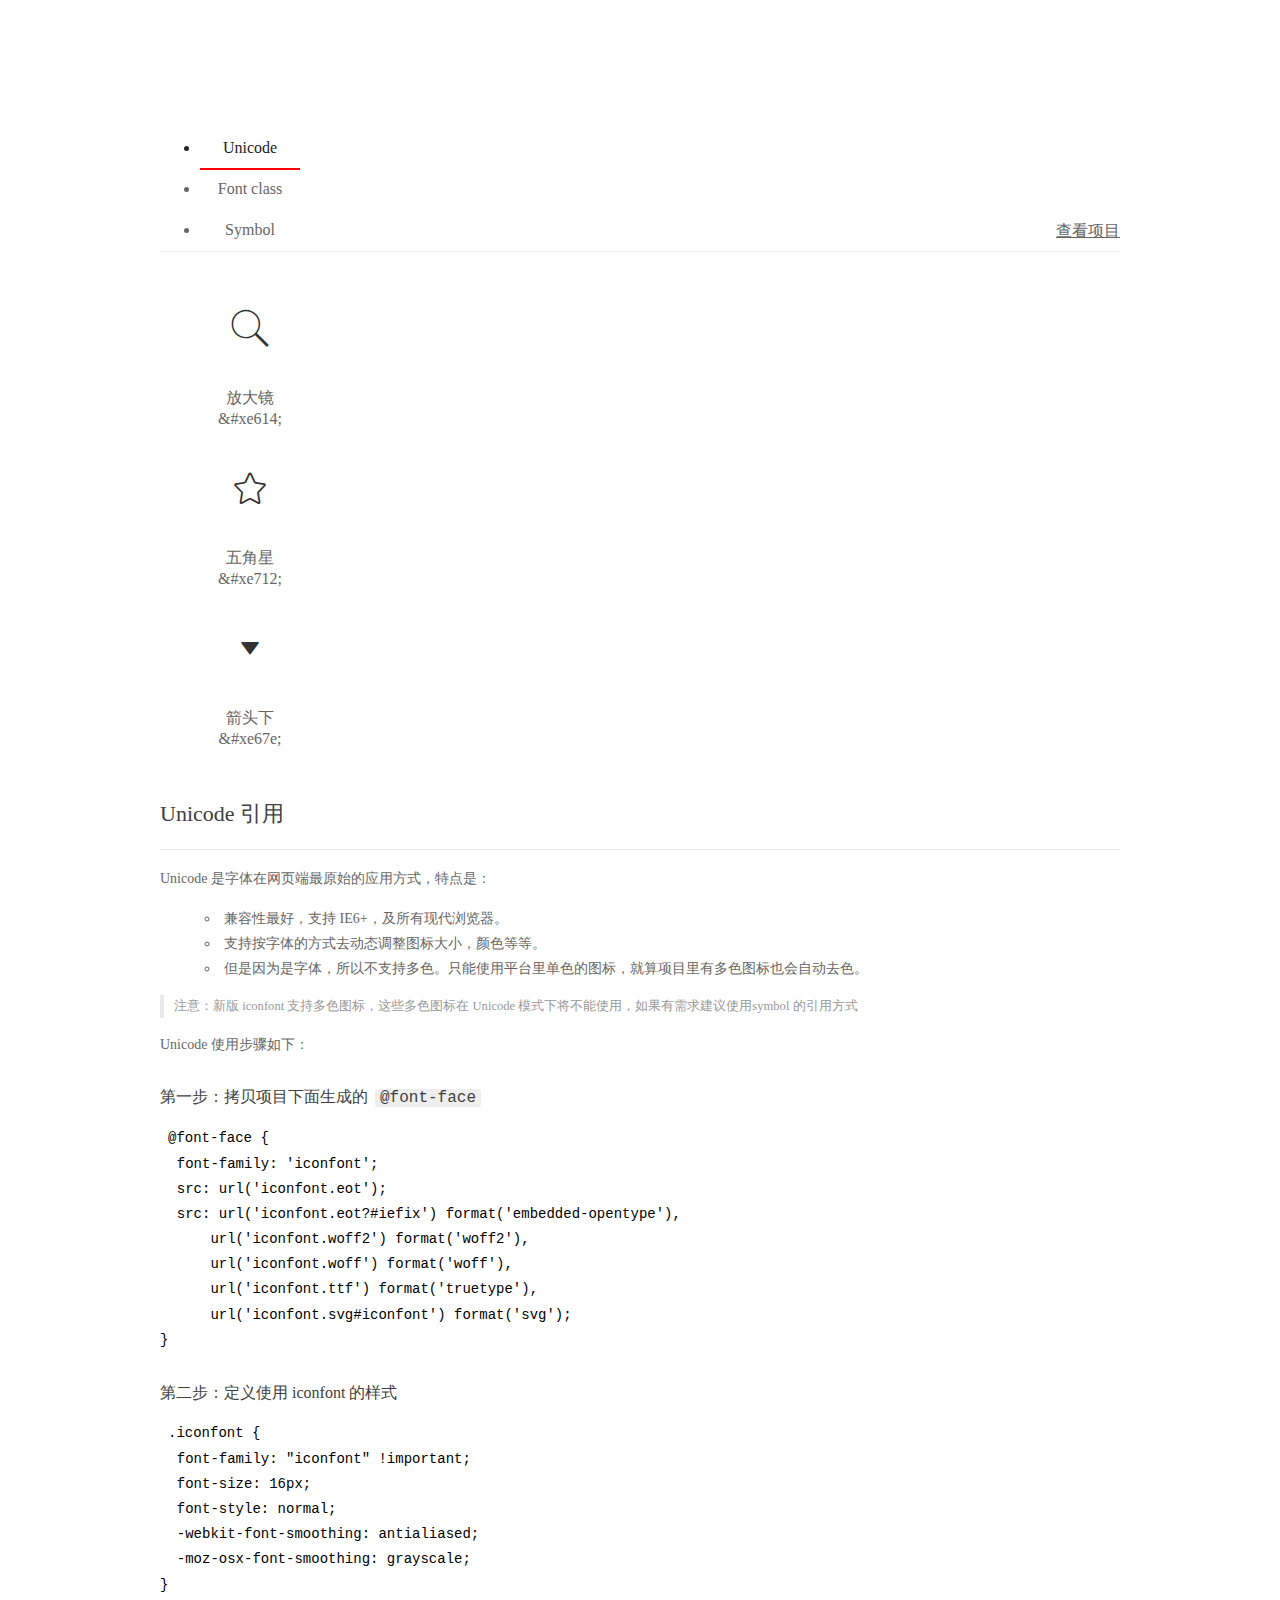
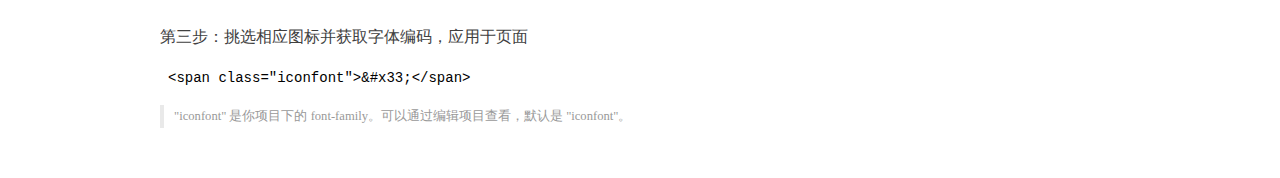
<file: src/fonts/font_2265459_rjg1hw07qlk/demo_index.html>
<!DOCTYPE html>
<html>
<head>
  <meta charset="utf-8"/>
  <title>IconFont Demo</title>
  <link rel="shortcut icon" href="https://img.alicdn.com/tps/i4/TB1_oz6GVXXXXaFXpXXJDFnIXXX-64-64.ico" type="image/x-icon"/>
  <link rel="stylesheet" href="https://g.alicdn.com/thx/cube/1.3.2/cube.min.css">
  <link rel="stylesheet" href="demo.css">
  <link rel="stylesheet" href="iconfont.css">
  <script src="iconfont.js"></script>
  <!-- jQuery -->
  <script src="https://a1.alicdn.com/oss/uploads/2018/12/26/7bfddb60-08e8-11e9-9b04-53e73bb6408b.js"></script>
  <!-- 代码高亮 -->
  <script src="https://a1.alicdn.com/oss/uploads/2018/12/26/a3f714d0-08e6-11e9-8a15-ebf944d7534c.js"></script>
</head>
<body>
  <div class="main">
    <h1 class="logo"><a href="https://www.iconfont.cn/" title="iconfont 首页" target="_blank">&#xe86b;</a></h1>
    <div class="nav-tabs">
      <ul id="tabs" class="dib-box">
        <li class="dib active"><span>Unicode</span></li>
        <li class="dib"><span>Font class</span></li>
        <li class="dib"><span>Symbol</span></li>
      </ul>
      
      <a href="https://www.iconfont.cn/manage/index?manage_type=myprojects&projectId=2265459" target="_blank" class="nav-more">查看项目</a>
      
    </div>
    <div class="tab-container">
      <div class="content unicode" style="display: block;">
          <ul class="icon_lists dib-box">
          
            <li class="dib">
              <span class="icon iconfont">&#xe614;</span>
                <div class="name">放大镜</div>
                <div class="code-name">&amp;#xe614;</div>
              </li>
          
            <li class="dib">
              <span class="icon iconfont">&#xe712;</span>
                <div class="name">五角星</div>
                <div class="code-name">&amp;#xe712;</div>
              </li>
          
            <li class="dib">
              <span class="icon iconfont">&#xe67e;</span>
                <div class="name">箭头下</div>
                <div class="code-name">&amp;#xe67e;</div>
              </li>
          
          </ul>
          <div class="article markdown">
          <h2 id="unicode-">Unicode 引用</h2>
          <hr>

          <p>Unicode 是字体在网页端最原始的应用方式，特点是：</p>
          <ul>
            <li>兼容性最好，支持 IE6+，及所有现代浏览器。</li>
            <li>支持按字体的方式去动态调整图标大小，颜色等等。</li>
            <li>但是因为是字体，所以不支持多色。只能使用平台里单色的图标，就算项目里有多色图标也会自动去色。</li>
          </ul>
          <blockquote>
            <p>注意：新版 iconfont 支持多色图标，这些多色图标在 Unicode 模式下将不能使用，如果有需求建议使用symbol 的引用方式</p>
          </blockquote>
          <p>Unicode 使用步骤如下：</p>
          <h3 id="-font-face">第一步：拷贝项目下面生成的 <code>@font-face</code></h3>
<pre><code class="language-css"
>@font-face {
  font-family: 'iconfont';
  src: url('iconfont.eot');
  src: url('iconfont.eot?#iefix') format('embedded-opentype'),
      url('iconfont.woff2') format('woff2'),
      url('iconfont.woff') format('woff'),
      url('iconfont.ttf') format('truetype'),
      url('iconfont.svg#iconfont') format('svg');
}
</code></pre>
          <h3 id="-iconfont-">第二步：定义使用 iconfont 的样式</h3>
<pre><code class="language-css"
>.iconfont {
  font-family: "iconfont" !important;
  font-size: 16px;
  font-style: normal;
  -webkit-font-smoothing: antialiased;
  -moz-osx-font-smoothing: grayscale;
}
</code></pre>
          <h3 id="-">第三步：挑选相应图标并获取字体编码，应用于页面</h3>
<pre>
<code class="language-html"
>&lt;span class="iconfont"&gt;&amp;#x33;&lt;/span&gt;
</code></pre>
          <blockquote>
            <p>"iconfont" 是你项目下的 font-family。可以通过编辑项目查看，默认是 "iconfont"。</p>
          </blockquote>
          </div>
      </div>
      <div class="content font-class">
        <ul class="icon_lists dib-box">
          
          <li class="dib">
            <span class="icon iconfont icon-fangdajing"></span>
            <div class="name">
              放大镜
            </div>
            <div class="code-name">.icon-fangdajing
            </div>
          </li>
          
          <li class="dib">
            <span class="icon iconfont icon-wujiaoxing"></span>
            <div class="name">
              五角星
            </div>
            <div class="code-name">.icon-wujiaoxing
            </div>
          </li>
          
          <li class="dib">
            <span class="icon iconfont icon-jiantouxia"></span>
            <div class="name">
              箭头下
            </div>
            <div class="code-name">.icon-jiantouxia
            </div>
          </li>
          
        </ul>
        <div class="article markdown">
        <h2 id="font-class-">font-class 引用</h2>
        <hr>

        <p>font-class 是 Unicode 使用方式的一种变种，主要是解决 Unicode 书写不直观，语意不明确的问题。</p>
        <p>与 Unicode 使用方式相比，具有如下特点：</p>
        <ul>
          <li>兼容性良好，支持 IE8+，及所有现代浏览器。</li>
          <li>相比于 Unicode 语意明确，书写更直观。可以很容易分辨这个 icon 是什么。</li>
          <li>因为使用 class 来定义图标，所以当要替换图标时，只需要修改 class 里面的 Unicode 引用。</li>
          <li>不过因为本质上还是使用的字体，所以多色图标还是不支持的。</li>
        </ul>
        <p>使用步骤如下：</p>
        <h3 id="-fontclass-">第一步：引入项目下面生成的 fontclass 代码：</h3>
<pre><code class="language-html">&lt;link rel="stylesheet" href="./iconfont.css"&gt;
</code></pre>
        <h3 id="-">第二步：挑选相应图标并获取类名，应用于页面：</h3>
<pre><code class="language-html">&lt;span class="iconfont icon-xxx"&gt;&lt;/span&gt;
</code></pre>
        <blockquote>
          <p>"
            iconfont" 是你项目下的 font-family。可以通过编辑项目查看，默认是 "iconfont"。</p>
        </blockquote>
      </div>
      </div>
      <div class="content symbol">
          <ul class="icon_lists dib-box">
          
            <li class="dib">
                <svg class="icon svg-icon" aria-hidden="true">
                  <use xlink:href="#icon-fangdajing"></use>
                </svg>
                <div class="name">放大镜</div>
                <div class="code-name">#icon-fangdajing</div>
            </li>
          
            <li class="dib">
                <svg class="icon svg-icon" aria-hidden="true">
                  <use xlink:href="#icon-wujiaoxing"></use>
                </svg>
                <div class="name">五角星</div>
                <div class="code-name">#icon-wujiaoxing</div>
            </li>
          
            <li class="dib">
                <svg class="icon svg-icon" aria-hidden="true">
                  <use xlink:href="#icon-jiantouxia"></use>
                </svg>
                <div class="name">箭头下</div>
                <div class="code-name">#icon-jiantouxia</div>
            </li>
          
          </ul>
          <div class="article markdown">
          <h2 id="symbol-">Symbol 引用</h2>
          <hr>

          <p>这是一种全新的使用方式，应该说这才是未来的主流，也是平台目前推荐的用法。相关介绍可以参考这篇<a href="">文章</a>
            这种用法其实是做了一个 SVG 的集合，与另外两种相比具有如下特点：</p>
          <ul>
            <li>支持多色图标了，不再受单色限制。</li>
            <li>通过一些技巧，支持像字体那样，通过 <code>font-size</code>, <code>color</code> 来调整样式。</li>
            <li>兼容性较差，支持 IE9+，及现代浏览器。</li>
            <li>浏览器渲染 SVG 的性能一般，还不如 png。</li>
          </ul>
          <p>使用步骤如下：</p>
          <h3 id="-symbol-">第一步：引入项目下面生成的 symbol 代码：</h3>
<pre><code class="language-html">&lt;script src="./iconfont.js"&gt;&lt;/script&gt;
</code></pre>
          <h3 id="-css-">第二步：加入通用 CSS 代码（引入一次就行）：</h3>
<pre><code class="language-html">&lt;style&gt;
.icon {
  width: 1em;
  height: 1em;
  vertical-align: -0.15em;
  fill: currentColor;
  overflow: hidden;
}
&lt;/style&gt;
</code></pre>
          <h3 id="-">第三步：挑选相应图标并获取类名，应用于页面：</h3>
<pre><code class="language-html">&lt;svg class="icon" aria-hidden="true"&gt;
  &lt;use xlink:href="#icon-xxx"&gt;&lt;/use&gt;
&lt;/svg&gt;
</code></pre>
          </div>
      </div>

    </div>
  </div>
  <script>
  $(document).ready(function () {
      $('.tab-container .content:first').show()

      $('#tabs li').click(function (e) {
        var tabContent = $('.tab-container .content')
        var index = $(this).index()

        if ($(this).hasClass('active')) {
          return
        } else {
          $('#tabs li').removeClass('active')
          $(this).addClass('active')

          tabContent.hide().eq(index).fadeIn()
        }
      })
    })
  </script>
</body>
</html>
</file>
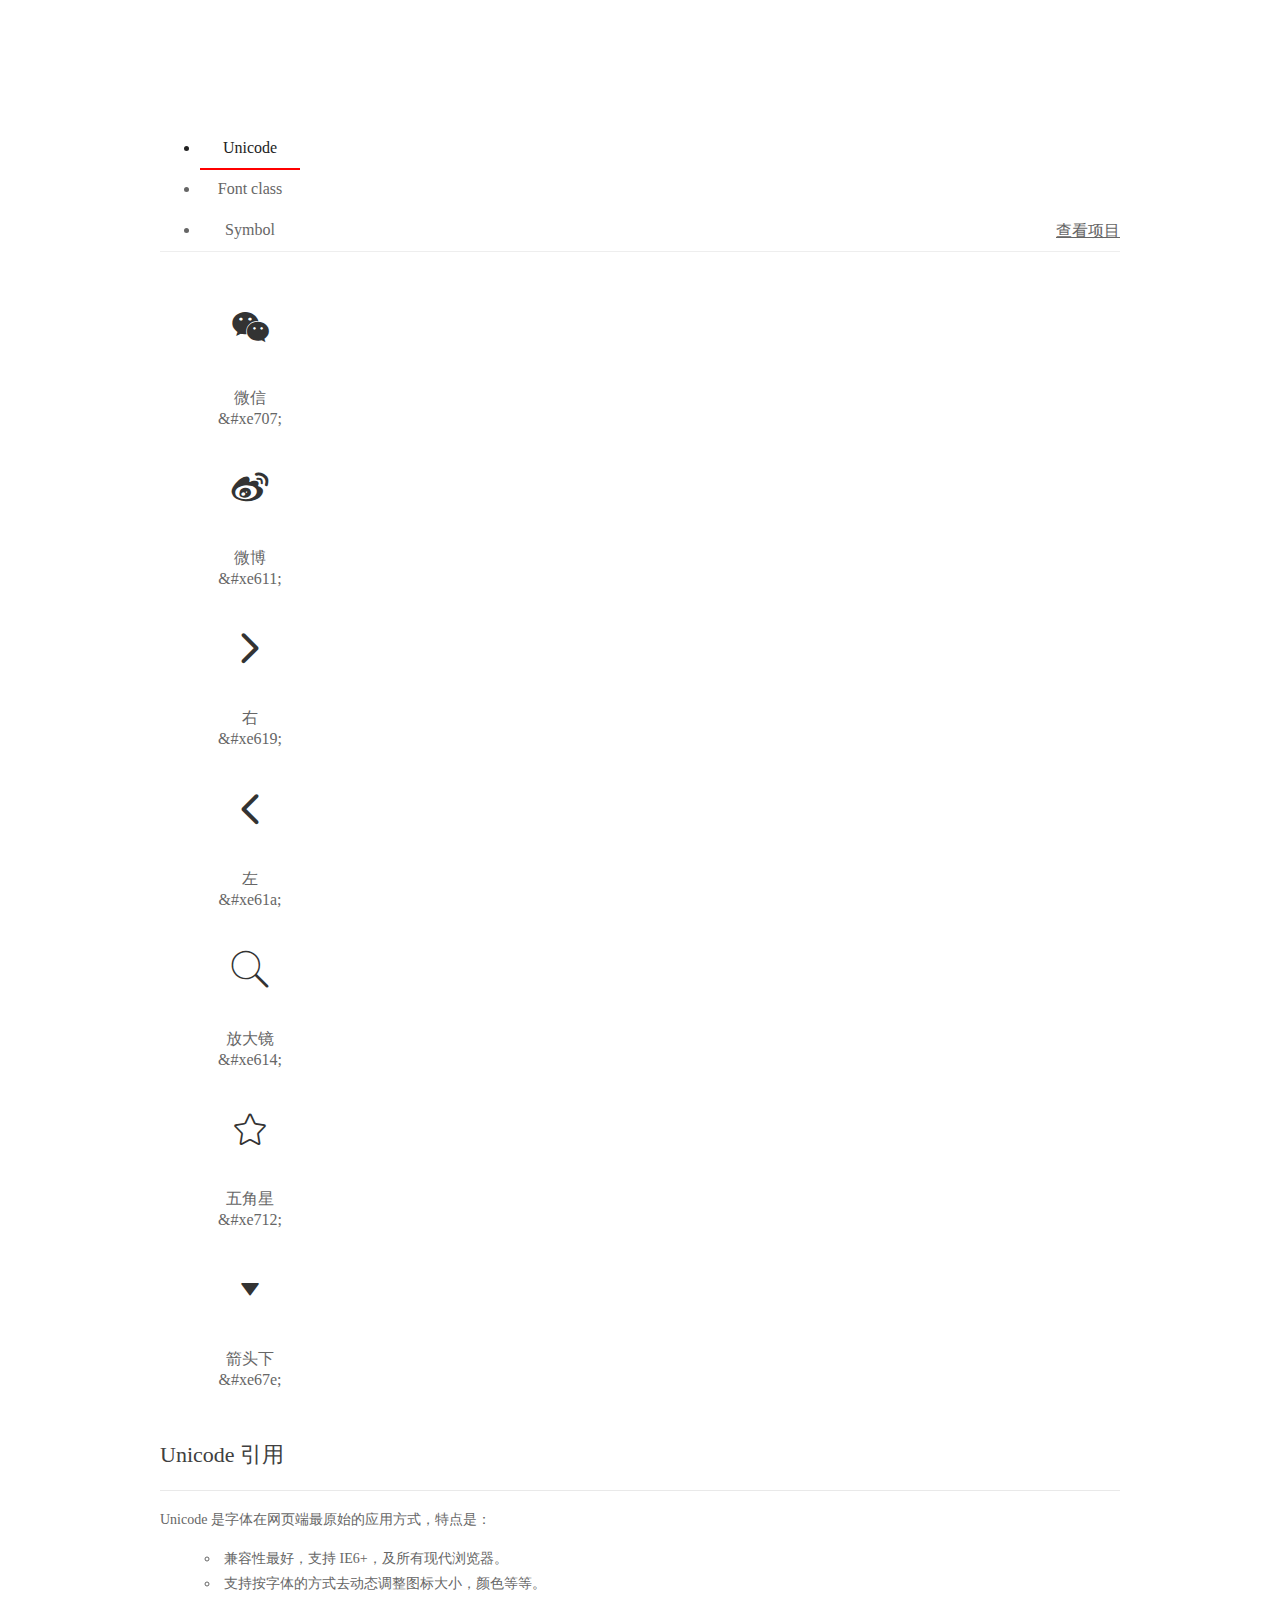
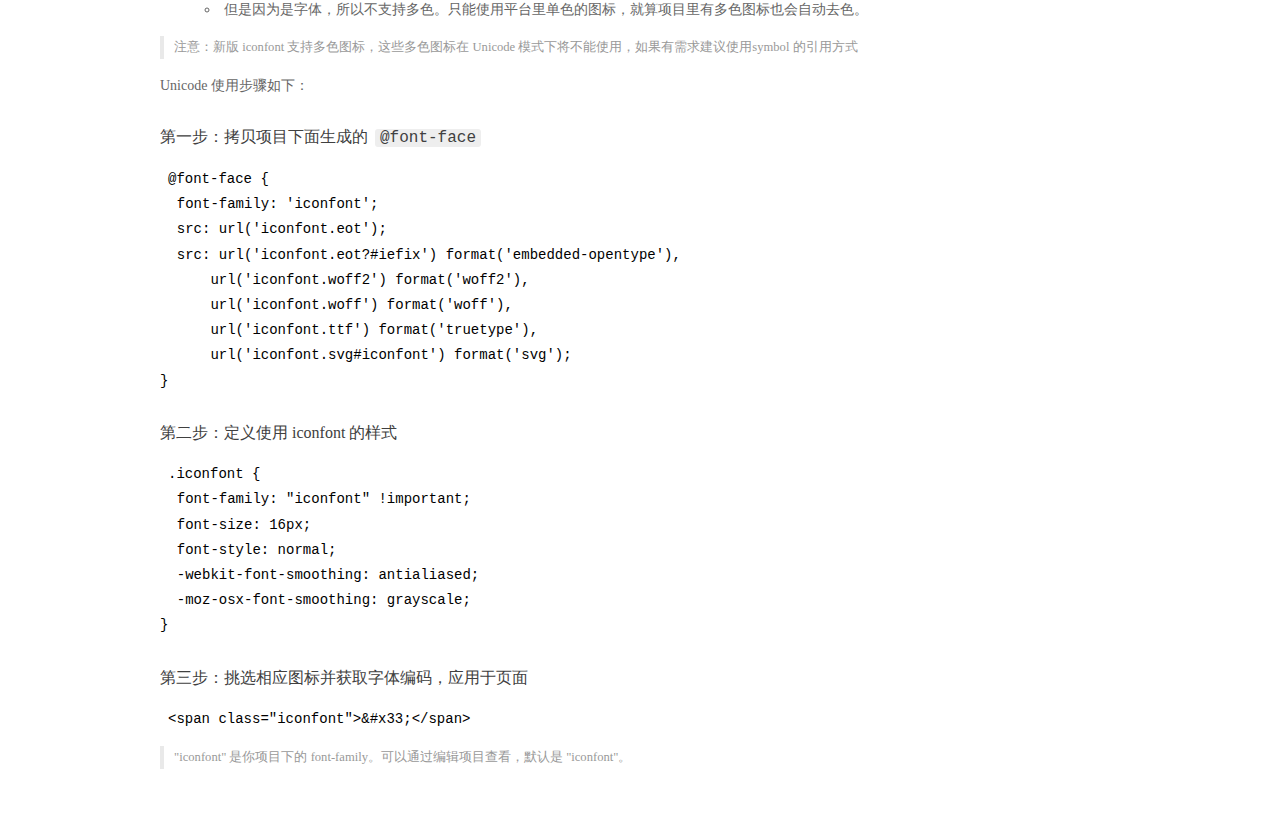
<file: src/fonts/font_2265459_sbtw5x9bnp9/demo_index.html>
<!DOCTYPE html>
<html>
<head>
  <meta charset="utf-8"/>
  <title>IconFont Demo</title>
  <link rel="shortcut icon" href="https://img.alicdn.com/tps/i4/TB1_oz6GVXXXXaFXpXXJDFnIXXX-64-64.ico" type="image/x-icon"/>
  <link rel="stylesheet" href="https://g.alicdn.com/thx/cube/1.3.2/cube.min.css">
  <link rel="stylesheet" href="demo.css">
  <link rel="stylesheet" href="iconfont.css">
  <script src="iconfont.js"></script>
  <!-- jQuery -->
  <script src="https://a1.alicdn.com/oss/uploads/2018/12/26/7bfddb60-08e8-11e9-9b04-53e73bb6408b.js"></script>
  <!-- 代码高亮 -->
  <script src="https://a1.alicdn.com/oss/uploads/2018/12/26/a3f714d0-08e6-11e9-8a15-ebf944d7534c.js"></script>
</head>
<body>
  <div class="main">
    <h1 class="logo"><a href="https://www.iconfont.cn/" title="iconfont 首页" target="_blank">&#xe86b;</a></h1>
    <div class="nav-tabs">
      <ul id="tabs" class="dib-box">
        <li class="dib active"><span>Unicode</span></li>
        <li class="dib"><span>Font class</span></li>
        <li class="dib"><span>Symbol</span></li>
      </ul>
      
      <a href="https://www.iconfont.cn/manage/index?manage_type=myprojects&projectId=2265459" target="_blank" class="nav-more">查看项目</a>
      
    </div>
    <div class="tab-container">
      <div class="content unicode" style="display: block;">
          <ul class="icon_lists dib-box">
          
            <li class="dib">
              <span class="icon iconfont">&#xe707;</span>
                <div class="name">微信</div>
                <div class="code-name">&amp;#xe707;</div>
              </li>
          
            <li class="dib">
              <span class="icon iconfont">&#xe611;</span>
                <div class="name">微博</div>
                <div class="code-name">&amp;#xe611;</div>
              </li>
          
            <li class="dib">
              <span class="icon iconfont">&#xe619;</span>
                <div class="name">右</div>
                <div class="code-name">&amp;#xe619;</div>
              </li>
          
            <li class="dib">
              <span class="icon iconfont">&#xe61a;</span>
                <div class="name">左</div>
                <div class="code-name">&amp;#xe61a;</div>
              </li>
          
            <li class="dib">
              <span class="icon iconfont">&#xe614;</span>
                <div class="name">放大镜</div>
                <div class="code-name">&amp;#xe614;</div>
              </li>
          
            <li class="dib">
              <span class="icon iconfont">&#xe712;</span>
                <div class="name">五角星</div>
                <div class="code-name">&amp;#xe712;</div>
              </li>
          
            <li class="dib">
              <span class="icon iconfont">&#xe67e;</span>
                <div class="name">箭头下</div>
                <div class="code-name">&amp;#xe67e;</div>
              </li>
          
          </ul>
          <div class="article markdown">
          <h2 id="unicode-">Unicode 引用</h2>
          <hr>

          <p>Unicode 是字体在网页端最原始的应用方式，特点是：</p>
          <ul>
            <li>兼容性最好，支持 IE6+，及所有现代浏览器。</li>
            <li>支持按字体的方式去动态调整图标大小，颜色等等。</li>
            <li>但是因为是字体，所以不支持多色。只能使用平台里单色的图标，就算项目里有多色图标也会自动去色。</li>
          </ul>
          <blockquote>
            <p>注意：新版 iconfont 支持多色图标，这些多色图标在 Unicode 模式下将不能使用，如果有需求建议使用symbol 的引用方式</p>
          </blockquote>
          <p>Unicode 使用步骤如下：</p>
          <h3 id="-font-face">第一步：拷贝项目下面生成的 <code>@font-face</code></h3>
<pre><code class="language-css"
>@font-face {
  font-family: 'iconfont';
  src: url('iconfont.eot');
  src: url('iconfont.eot?#iefix') format('embedded-opentype'),
      url('iconfont.woff2') format('woff2'),
      url('iconfont.woff') format('woff'),
      url('iconfont.ttf') format('truetype'),
      url('iconfont.svg#iconfont') format('svg');
}
</code></pre>
          <h3 id="-iconfont-">第二步：定义使用 iconfont 的样式</h3>
<pre><code class="language-css"
>.iconfont {
  font-family: "iconfont" !important;
  font-size: 16px;
  font-style: normal;
  -webkit-font-smoothing: antialiased;
  -moz-osx-font-smoothing: grayscale;
}
</code></pre>
          <h3 id="-">第三步：挑选相应图标并获取字体编码，应用于页面</h3>
<pre>
<code class="language-html"
>&lt;span class="iconfont"&gt;&amp;#x33;&lt;/span&gt;
</code></pre>
          <blockquote>
            <p>"iconfont" 是你项目下的 font-family。可以通过编辑项目查看，默认是 "iconfont"。</p>
          </blockquote>
          </div>
      </div>
      <div class="content font-class">
        <ul class="icon_lists dib-box">
          
          <li class="dib">
            <span class="icon iconfont icon-weixin"></span>
            <div class="name">
              微信
            </div>
            <div class="code-name">.icon-weixin
            </div>
          </li>
          
          <li class="dib">
            <span class="icon iconfont icon-weibo"></span>
            <div class="name">
              微博
            </div>
            <div class="code-name">.icon-weibo
            </div>
          </li>
          
          <li class="dib">
            <span class="icon iconfont icon-you-"></span>
            <div class="name">
              右
            </div>
            <div class="code-name">.icon-you-
            </div>
          </li>
          
          <li class="dib">
            <span class="icon iconfont icon-zuo-"></span>
            <div class="name">
              左
            </div>
            <div class="code-name">.icon-zuo-
            </div>
          </li>
          
          <li class="dib">
            <span class="icon iconfont icon-fangdajing"></span>
            <div class="name">
              放大镜
            </div>
            <div class="code-name">.icon-fangdajing
            </div>
          </li>
          
          <li class="dib">
            <span class="icon iconfont icon-wujiaoxing"></span>
            <div class="name">
              五角星
            </div>
            <div class="code-name">.icon-wujiaoxing
            </div>
          </li>
          
          <li class="dib">
            <span class="icon iconfont icon-jiantouxia"></span>
            <div class="name">
              箭头下
            </div>
            <div class="code-name">.icon-jiantouxia
            </div>
          </li>
          
        </ul>
        <div class="article markdown">
        <h2 id="font-class-">font-class 引用</h2>
        <hr>

        <p>font-class 是 Unicode 使用方式的一种变种，主要是解决 Unicode 书写不直观，语意不明确的问题。</p>
        <p>与 Unicode 使用方式相比，具有如下特点：</p>
        <ul>
          <li>兼容性良好，支持 IE8+，及所有现代浏览器。</li>
          <li>相比于 Unicode 语意明确，书写更直观。可以很容易分辨这个 icon 是什么。</li>
          <li>因为使用 class 来定义图标，所以当要替换图标时，只需要修改 class 里面的 Unicode 引用。</li>
          <li>不过因为本质上还是使用的字体，所以多色图标还是不支持的。</li>
        </ul>
        <p>使用步骤如下：</p>
        <h3 id="-fontclass-">第一步：引入项目下面生成的 fontclass 代码：</h3>
<pre><code class="language-html">&lt;link rel="stylesheet" href="./iconfont.css"&gt;
</code></pre>
        <h3 id="-">第二步：挑选相应图标并获取类名，应用于页面：</h3>
<pre><code class="language-html">&lt;span class="iconfont icon-xxx"&gt;&lt;/span&gt;
</code></pre>
        <blockquote>
          <p>"
            iconfont" 是你项目下的 font-family。可以通过编辑项目查看，默认是 "iconfont"。</p>
        </blockquote>
      </div>
      </div>
      <div class="content symbol">
          <ul class="icon_lists dib-box">
          
            <li class="dib">
                <svg class="icon svg-icon" aria-hidden="true">
                  <use xlink:href="#icon-weixin"></use>
                </svg>
                <div class="name">微信</div>
                <div class="code-name">#icon-weixin</div>
            </li>
          
            <li class="dib">
                <svg class="icon svg-icon" aria-hidden="true">
                  <use xlink:href="#icon-weibo"></use>
                </svg>
                <div class="name">微博</div>
                <div class="code-name">#icon-weibo</div>
            </li>
          
            <li class="dib">
                <svg class="icon svg-icon" aria-hidden="true">
                  <use xlink:href="#icon-you-"></use>
                </svg>
                <div class="name">右</div>
                <div class="code-name">#icon-you-</div>
            </li>
          
            <li class="dib">
                <svg class="icon svg-icon" aria-hidden="true">
                  <use xlink:href="#icon-zuo-"></use>
                </svg>
                <div class="name">左</div>
                <div class="code-name">#icon-zuo-</div>
            </li>
          
            <li class="dib">
                <svg class="icon svg-icon" aria-hidden="true">
                  <use xlink:href="#icon-fangdajing"></use>
                </svg>
                <div class="name">放大镜</div>
                <div class="code-name">#icon-fangdajing</div>
            </li>
          
            <li class="dib">
                <svg class="icon svg-icon" aria-hidden="true">
                  <use xlink:href="#icon-wujiaoxing"></use>
                </svg>
                <div class="name">五角星</div>
                <div class="code-name">#icon-wujiaoxing</div>
            </li>
          
            <li class="dib">
                <svg class="icon svg-icon" aria-hidden="true">
                  <use xlink:href="#icon-jiantouxia"></use>
                </svg>
                <div class="name">箭头下</div>
                <div class="code-name">#icon-jiantouxia</div>
            </li>
          
          </ul>
          <div class="article markdown">
          <h2 id="symbol-">Symbol 引用</h2>
          <hr>

          <p>这是一种全新的使用方式，应该说这才是未来的主流，也是平台目前推荐的用法。相关介绍可以参考这篇<a href="">文章</a>
            这种用法其实是做了一个 SVG 的集合，与另外两种相比具有如下特点：</p>
          <ul>
            <li>支持多色图标了，不再受单色限制。</li>
            <li>通过一些技巧，支持像字体那样，通过 <code>font-size</code>, <code>color</code> 来调整样式。</li>
            <li>兼容性较差，支持 IE9+，及现代浏览器。</li>
            <li>浏览器渲染 SVG 的性能一般，还不如 png。</li>
          </ul>
          <p>使用步骤如下：</p>
          <h3 id="-symbol-">第一步：引入项目下面生成的 symbol 代码：</h3>
<pre><code class="language-html">&lt;script src="./iconfont.js"&gt;&lt;/script&gt;
</code></pre>
          <h3 id="-css-">第二步：加入通用 CSS 代码（引入一次就行）：</h3>
<pre><code class="language-html">&lt;style&gt;
.icon {
  width: 1em;
  height: 1em;
  vertical-align: -0.15em;
  fill: currentColor;
  overflow: hidden;
}
&lt;/style&gt;
</code></pre>
          <h3 id="-">第三步：挑选相应图标并获取类名，应用于页面：</h3>
<pre><code class="language-html">&lt;svg class="icon" aria-hidden="true"&gt;
  &lt;use xlink:href="#icon-xxx"&gt;&lt;/use&gt;
&lt;/svg&gt;
</code></pre>
          </div>
      </div>

    </div>
  </div>
  <script>
  $(document).ready(function () {
      $('.tab-container .content:first').show()

      $('#tabs li').click(function (e) {
        var tabContent = $('.tab-container .content')
        var index = $(this).index()

        if ($(this).hasClass('active')) {
          return
        } else {
          $('#tabs li').removeClass('active')
          $(this).addClass('active')

          tabContent.hide().eq(index).fadeIn()
        }
      })
    })
  </script>
</body>
</html>
</file>
<file: src/fonts/font_2265459_rjg1hw07qlk/demo.css>
/* Logo 字体 */
@font-face {
  font-family: "iconfont logo";
  src: url('https://at.alicdn.com/t/font_985780_km7mi63cihi.eot?t=1545807318834');
  src: url('https://at.alicdn.com/t/font_985780_km7mi63cihi.eot?t=1545807318834#iefix') format('embedded-opentype'),
    url('https://at.alicdn.com/t/font_985780_km7mi63cihi.woff?t=1545807318834') format('woff'),
    url('https://at.alicdn.com/t/font_985780_km7mi63cihi.ttf?t=1545807318834') format('truetype'),
    url('https://at.alicdn.com/t/font_985780_km7mi63cihi.svg?t=1545807318834#iconfont') format('svg');
}

.logo {
  font-family: "iconfont logo";
  font-size: 160px;
  font-style: normal;
  -webkit-font-smoothing: antialiased;
  -moz-osx-font-smoothing: grayscale;
}

/* tabs */
.nav-tabs {
  position: relative;
}

.nav-tabs .nav-more {
  position: absolute;
  right: 0;
  bottom: 0;
  height: 42px;
  line-height: 42px;
  color: #666;
}

#tabs {
  border-bottom: 1px solid #eee;
}

#tabs li {
  cursor: pointer;
  width: 100px;
  height: 40px;
  line-height: 40px;
  text-align: center;
  font-size: 16px;
  border-bottom: 2px solid transparent;
  position: relative;
  z-index: 1;
  margin-bottom: -1px;
  color: #666;
}


#tabs .active {
  border-bottom-color: #f00;
  color: #222;
}

.tab-container .content {
  display: none;
}

/* 页面布局 */
.main {
  padding: 30px 100px;
  width: 960px;
  margin: 0 auto;
}

.main .logo {
  color: #333;
  text-align: left;
  margin-bottom: 30px;
  line-height: 1;
  height: 110px;
  margin-top: -50px;
  overflow: hidden;
  *zoom: 1;
}

.main .logo a {
  font-size: 160px;
  color: #333;
}

.helps {
  margin-top: 40px;
}

.helps pre {
  padding: 20px;
  margin: 10px 0;
  border: solid 1px #e7e1cd;
  background-color: #fffdef;
  overflow: auto;
}

.icon_lists {
  width: 100% !important;
  overflow: hidden;
  *zoom: 1;
}

.icon_lists li {
  width: 100px;
  margin-bottom: 10px;
  margin-right: 20px;
  text-align: center;
  list-style: none !important;
  cursor: default;
}

.icon_lists li .code-name {
  line-height: 1.2;
}

.icon_lists .icon {
  display: block;
  height: 100px;
  line-height: 100px;
  font-size: 42px;
  margin: 10px auto;
  color: #333;
  -webkit-transition: font-size 0.25s linear, width 0.25s linear;
  -moz-transition: font-size 0.25s linear, width 0.25s linear;
  transition: font-size 0.25s linear, width 0.25s linear;
}

.icon_lists .icon:hover {
  font-size: 100px;
}

.icon_lists .svg-icon {
  /* 通过设置 font-size 来改变图标大小 */
  width: 1em;
  /* 图标和文字相邻时，垂直对齐 */
  vertical-align: -0.15em;
  /* 通过设置 color 来改变 SVG 的颜色/fill */
  fill: currentColor;
  /* path 和 stroke 溢出 viewBox 部分在 IE 下会显示
      normalize.css 中也包含这行 */
  overflow: hidden;
}

.icon_lists li .name,
.icon_lists li .code-name {
  color: #666;
}

/* markdown 样式 */
.markdown {
  color: #666;
  font-size: 14px;
  line-height: 1.8;
}

.highlight {
  line-height: 1.5;
}

.markdown img {
  vertical-align: middle;
  max-width: 100%;
}

.markdown h1 {
  color: #404040;
  font-weight: 500;
  line-height: 40px;
  margin-bottom: 24px;
}

.markdown h2,
.markdown h3,
.markdown h4,
.markdown h5,
.markdown h6 {
  color: #404040;
  margin: 1.6em 0 0.6em 0;
  font-weight: 500;
  clear: both;
}

.markdown h1 {
  font-size: 28px;
}

.markdown h2 {
  font-size: 22px;
}

.markdown h3 {
  font-size: 16px;
}

.markdown h4 {
  font-size: 14px;
}

.markdown h5 {
  font-size: 12px;
}

.markdown h6 {
  font-size: 12px;
}

.markdown hr {
  height: 1px;
  border: 0;
  background: #e9e9e9;
  margin: 16px 0;
  clear: both;
}

.markdown p {
  margin: 1em 0;
}

.markdown>p,
.markdown>blockquote,
.markdown>.highlight,
.markdown>ol,
.markdown>ul {
  width: 80%;
}

.markdown ul>li {
  list-style: circle;
}

.markdown>ul li,
.markdown blockquote ul>li {
  margin-left: 20px;
  padding-left: 4px;
}

.markdown>ul li p,
.markdown>ol li p {
  margin: 0.6em 0;
}

.markdown ol>li {
  list-style: decimal;
}

.markdown>ol li,
.markdown blockquote ol>li {
  margin-left: 20px;
  padding-left: 4px;
}

.markdown code {
  margin: 0 3px;
  padding: 0 5px;
  background: #eee;
  border-radius: 3px;
}

.markdown strong,
.markdown b {
  font-weight: 600;
}

.markdown>table {
  border-collapse: collapse;
  border-spacing: 0px;
  empty-cells: show;
  border: 1px solid #e9e9e9;
  width: 95%;
  margin-bottom: 24px;
}

.markdown>table th {
  white-space: nowrap;
  color: #333;
  font-weight: 600;
}

.markdown>table th,
.markdown>table td {
  border: 1px solid #e9e9e9;
  padding: 8px 16px;
  text-align: left;
}

.markdown>table th {
  background: #F7F7F7;
}

.markdown blockquote {
  font-size: 90%;
  color: #999;
  border-left: 4px solid #e9e9e9;
  padding-left: 0.8em;
  margin: 1em 0;
}

.markdown blockquote p {
  margin: 0;
}

.markdown .anchor {
  opacity: 0;
  transition: opacity 0.3s ease;
  margin-left: 8px;
}

.markdown .waiting {
  color: #ccc;
}

.markdown h1:hover .anchor,
.markdown h2:hover .anchor,
.markdown h3:hover .anchor,
.markdown h4:hover .anchor,
.markdown h5:hover .anchor,
.markdown h6:hover .anchor {
  opacity: 1;
  display: inline-block;
}

.markdown>br,
.markdown>p>br {
  clear: both;
}


.hljs {
  display: block;
  background: white;
  padding: 0.5em;
  color: #333333;
  overflow-x: auto;
}

.hljs-comment,
.hljs-meta {
  color: #969896;
}

.hljs-string,
.hljs-variable,
.hljs-template-variable,
.hljs-strong,
.hljs-emphasis,
.hljs-quote {
  color: #df5000;
}

.hljs-keyword,
.hljs-selector-tag,
.hljs-type {
  color: #a71d5d;
}

.hljs-literal,
.hljs-symbol,
.hljs-bullet,
.hljs-attribute {
  color: #0086b3;
}

.hljs-section,
.hljs-name {
  color: #63a35c;
}

.hljs-tag {
  color: #333333;
}

.hljs-title,
.hljs-attr,
.hljs-selector-id,
.hljs-selector-class,
.hljs-selector-attr,
.hljs-selector-pseudo {
  color: #795da3;
}

.hljs-addition {
  color: #55a532;
  background-color: #eaffea;
}

.hljs-deletion {
  color: #bd2c00;
  background-color: #ffecec;
}

.hljs-link {
  text-decoration: underline;
}

/* 代码高亮 */
/* PrismJS 1.15.0
https://prismjs.com/download.html#themes=prism&languages=markup+css+clike+javascript */
/**
 * prism.js default theme for JavaScript, CSS and HTML
 * Based on dabblet (http://dabblet.com)
 * @author Lea Verou
 */
code[class*="language-"],
pre[class*="language-"] {
  color: black;
  background: none;
  text-shadow: 0 1px white;
  font-family: Consolas, Monaco, 'Andale Mono', 'Ubuntu Mono', monospace;
  text-align: left;
  white-space: pre;
  word-spacing: normal;
  word-break: normal;
  word-wrap: normal;
  line-height: 1.5;

  -moz-tab-size: 4;
  -o-tab-size: 4;
  tab-size: 4;

  -webkit-hyphens: none;
  -moz-hyphens: none;
  -ms-hyphens: none;
  hyphens: none;
}

pre[class*="language-"]::-moz-selection,
pre[class*="language-"] ::-moz-selection,
code[class*="language-"]::-moz-selection,
code[class*="language-"] ::-moz-selection {
  text-shadow: none;
  background: #b3d4fc;
}

pre[class*="language-"]::selection,
pre[class*="language-"] ::selection,
code[class*="language-"]::selection,
code[class*="language-"] ::selection {
  text-shadow: none;
  background: #b3d4fc;
}

@media print {

  code[class*="language-"],
  pre[class*="language-"] {
    text-shadow: none;
  }
}

/* Code blocks */
pre[class*="language-"] {
  padding: 1em;
  margin: .5em 0;
  overflow: auto;
}

:not(pre)>code[class*="language-"],
pre[class*="language-"] {
  background: #f5f2f0;
}

/* Inline code */
:not(pre)>code[class*="language-"] {
  padding: .1em;
  border-radius: .3em;
  white-space: normal;
}

.token.comment,
.token.prolog,
.token.doctype,
.token.cdata {
  color: slategray;
}

.token.punctuation {
  color: #999;
}

.namespace {
  opacity: .7;
}

.token.property,
.token.tag,
.token.boolean,
.token.number,
.token.constant,
.token.symbol,
.token.deleted {
  color: #905;
}

.token.selector,
.token.attr-name,
.token.string,
.token.char,
.token.builtin,
.token.inserted {
  color: #690;
}

.token.operator,
.token.entity,
.token.url,
.language-css .token.string,
.style .token.string {
  color: #9a6e3a;
  background: hsla(0, 0%, 100%, .5);
}

.token.atrule,
.token.attr-value,
.token.keyword {
  color: #07a;
}

.token.function,
.token.class-name {
  color: #DD4A68;
}

.token.regex,
.token.important,
.token.variable {
  color: #e90;
}

.token.important,
.token.bold {
  font-weight: bold;
}

.token.italic {
  font-style: italic;
}

.token.entity {
  cursor: help;
}
</file>
<file: src/fonts/font_2265459_rjg1hw07qlk/iconfont.css>
@font-face {font-family: "iconfont";
  src: url('iconfont.eot?t=1607694174282'); /* IE9 */
  src: url('iconfont.eot?t=1607694174282#iefix') format('embedded-opentype'), /* IE6-IE8 */
  url('[data-uri]') format('woff2'),
  url('iconfont.woff?t=1607694174282') format('woff'),
  url('iconfont.ttf?t=1607694174282') format('truetype'), /* chrome, firefox, opera, Safari, Android, iOS 4.2+ */
  url('iconfont.svg?t=1607694174282#iconfont') format('svg'); /* iOS 4.1- */
}

.iconfont {
  font-family: "iconfont" !important;
  font-size: 16px;
  font-style: normal;
  -webkit-font-smoothing: antialiased;
  -moz-osx-font-smoothing: grayscale;
}

.icon-fangdajing:before {
  content: "\e614";
}

.icon-wujiaoxing:before {
  content: "\e712";
}

.icon-jiantouxia:before {
  content: "\e67e";
}
</file>
<file: src/fonts/font_2265459_sbtw5x9bnp9/demo.css>
/* Logo 字体 */
@font-face {
  font-family: "iconfont logo";
  src: url('https://at.alicdn.com/t/font_985780_km7mi63cihi.eot?t=1545807318834');
  src: url('https://at.alicdn.com/t/font_985780_km7mi63cihi.eot?t=1545807318834#iefix') format('embedded-opentype'),
    url('https://at.alicdn.com/t/font_985780_km7mi63cihi.woff?t=1545807318834') format('woff'),
    url('https://at.alicdn.com/t/font_985780_km7mi63cihi.ttf?t=1545807318834') format('truetype'),
    url('https://at.alicdn.com/t/font_985780_km7mi63cihi.svg?t=1545807318834#iconfont') format('svg');
}

.logo {
  font-family: "iconfont logo";
  font-size: 160px;
  font-style: normal;
  -webkit-font-smoothing: antialiased;
  -moz-osx-font-smoothing: grayscale;
}

/* tabs */
.nav-tabs {
  position: relative;
}

.nav-tabs .nav-more {
  position: absolute;
  right: 0;
  bottom: 0;
  height: 42px;
  line-height: 42px;
  color: #666;
}

#tabs {
  border-bottom: 1px solid #eee;
}

#tabs li {
  cursor: pointer;
  width: 100px;
  height: 40px;
  line-height: 40px;
  text-align: center;
  font-size: 16px;
  border-bottom: 2px solid transparent;
  position: relative;
  z-index: 1;
  margin-bottom: -1px;
  color: #666;
}


#tabs .active {
  border-bottom-color: #f00;
  color: #222;
}

.tab-container .content {
  display: none;
}

/* 页面布局 */
.main {
  padding: 30px 100px;
  width: 960px;
  margin: 0 auto;
}

.main .logo {
  color: #333;
  text-align: left;
  margin-bottom: 30px;
  line-height: 1;
  height: 110px;
  margin-top: -50px;
  overflow: hidden;
  *zoom: 1;
}

.main .logo a {
  font-size: 160px;
  color: #333;
}

.helps {
  margin-top: 40px;
}

.helps pre {
  padding: 20px;
  margin: 10px 0;
  border: solid 1px #e7e1cd;
  background-color: #fffdef;
  overflow: auto;
}

.icon_lists {
  width: 100% !important;
  overflow: hidden;
  *zoom: 1;
}

.icon_lists li {
  width: 100px;
  margin-bottom: 10px;
  margin-right: 20px;
  text-align: center;
  list-style: none !important;
  cursor: default;
}

.icon_lists li .code-name {
  line-height: 1.2;
}

.icon_lists .icon {
  display: block;
  height: 100px;
  line-height: 100px;
  font-size: 42px;
  margin: 10px auto;
  color: #333;
  -webkit-transition: font-size 0.25s linear, width 0.25s linear;
  -moz-transition: font-size 0.25s linear, width 0.25s linear;
  transition: font-size 0.25s linear, width 0.25s linear;
}

.icon_lists .icon:hover {
  font-size: 100px;
}

.icon_lists .svg-icon {
  /* 通过设置 font-size 来改变图标大小 */
  width: 1em;
  /* 图标和文字相邻时，垂直对齐 */
  vertical-align: -0.15em;
  /* 通过设置 color 来改变 SVG 的颜色/fill */
  fill: currentColor;
  /* path 和 stroke 溢出 viewBox 部分在 IE 下会显示
      normalize.css 中也包含这行 */
  overflow: hidden;
}

.icon_lists li .name,
.icon_lists li .code-name {
  color: #666;
}

/* markdown 样式 */
.markdown {
  color: #666;
  font-size: 14px;
  line-height: 1.8;
}

.highlight {
  line-height: 1.5;
}

.markdown img {
  vertical-align: middle;
  max-width: 100%;
}

.markdown h1 {
  color: #404040;
  font-weight: 500;
  line-height: 40px;
  margin-bottom: 24px;
}

.markdown h2,
.markdown h3,
.markdown h4,
.markdown h5,
.markdown h6 {
  color: #404040;
  margin: 1.6em 0 0.6em 0;
  font-weight: 500;
  clear: both;
}

.markdown h1 {
  font-size: 28px;
}

.markdown h2 {
  font-size: 22px;
}

.markdown h3 {
  font-size: 16px;
}

.markdown h4 {
  font-size: 14px;
}

.markdown h5 {
  font-size: 12px;
}

.markdown h6 {
  font-size: 12px;
}

.markdown hr {
  height: 1px;
  border: 0;
  background: #e9e9e9;
  margin: 16px 0;
  clear: both;
}

.markdown p {
  margin: 1em 0;
}

.markdown>p,
.markdown>blockquote,
.markdown>.highlight,
.markdown>ol,
.markdown>ul {
  width: 80%;
}

.markdown ul>li {
  list-style: circle;
}

.markdown>ul li,
.markdown blockquote ul>li {
  margin-left: 20px;
  padding-left: 4px;
}

.markdown>ul li p,
.markdown>ol li p {
  margin: 0.6em 0;
}

.markdown ol>li {
  list-style: decimal;
}

.markdown>ol li,
.markdown blockquote ol>li {
  margin-left: 20px;
  padding-left: 4px;
}

.markdown code {
  margin: 0 3px;
  padding: 0 5px;
  background: #eee;
  border-radius: 3px;
}

.markdown strong,
.markdown b {
  font-weight: 600;
}

.markdown>table {
  border-collapse: collapse;
  border-spacing: 0px;
  empty-cells: show;
  border: 1px solid #e9e9e9;
  width: 95%;
  margin-bottom: 24px;
}

.markdown>table th {
  white-space: nowrap;
  color: #333;
  font-weight: 600;
}

.markdown>table th,
.markdown>table td {
  border: 1px solid #e9e9e9;
  padding: 8px 16px;
  text-align: left;
}

.markdown>table th {
  background: #F7F7F7;
}

.markdown blockquote {
  font-size: 90%;
  color: #999;
  border-left: 4px solid #e9e9e9;
  padding-left: 0.8em;
  margin: 1em 0;
}

.markdown blockquote p {
  margin: 0;
}

.markdown .anchor {
  opacity: 0;
  transition: opacity 0.3s ease;
  margin-left: 8px;
}

.markdown .waiting {
  color: #ccc;
}

.markdown h1:hover .anchor,
.markdown h2:hover .anchor,
.markdown h3:hover .anchor,
.markdown h4:hover .anchor,
.markdown h5:hover .anchor,
.markdown h6:hover .anchor {
  opacity: 1;
  display: inline-block;
}

.markdown>br,
.markdown>p>br {
  clear: both;
}


.hljs {
  display: block;
  background: white;
  padding: 0.5em;
  color: #333333;
  overflow-x: auto;
}

.hljs-comment,
.hljs-meta {
  color: #969896;
}

.hljs-string,
.hljs-variable,
.hljs-template-variable,
.hljs-strong,
.hljs-emphasis,
.hljs-quote {
  color: #df5000;
}

.hljs-keyword,
.hljs-selector-tag,
.hljs-type {
  color: #a71d5d;
}

.hljs-literal,
.hljs-symbol,
.hljs-bullet,
.hljs-attribute {
  color: #0086b3;
}

.hljs-section,
.hljs-name {
  color: #63a35c;
}

.hljs-tag {
  color: #333333;
}

.hljs-title,
.hljs-attr,
.hljs-selector-id,
.hljs-selector-class,
.hljs-selector-attr,
.hljs-selector-pseudo {
  color: #795da3;
}

.hljs-addition {
  color: #55a532;
  background-color: #eaffea;
}

.hljs-deletion {
  color: #bd2c00;
  background-color: #ffecec;
}

.hljs-link {
  text-decoration: underline;
}

/* 代码高亮 */
/* PrismJS 1.15.0
https://prismjs.com/download.html#themes=prism&languages=markup+css+clike+javascript */
/**
 * prism.js default theme for JavaScript, CSS and HTML
 * Based on dabblet (http://dabblet.com)
 * @author Lea Verou
 */
code[class*="language-"],
pre[class*="language-"] {
  color: black;
  background: none;
  text-shadow: 0 1px white;
  font-family: Consolas, Monaco, 'Andale Mono', 'Ubuntu Mono', monospace;
  text-align: left;
  white-space: pre;
  word-spacing: normal;
  word-break: normal;
  word-wrap: normal;
  line-height: 1.5;

  -moz-tab-size: 4;
  -o-tab-size: 4;
  tab-size: 4;

  -webkit-hyphens: none;
  -moz-hyphens: none;
  -ms-hyphens: none;
  hyphens: none;
}

pre[class*="language-"]::-moz-selection,
pre[class*="language-"] ::-moz-selection,
code[class*="language-"]::-moz-selection,
code[class*="language-"] ::-moz-selection {
  text-shadow: none;
  background: #b3d4fc;
}

pre[class*="language-"]::selection,
pre[class*="language-"] ::selection,
code[class*="language-"]::selection,
code[class*="language-"] ::selection {
  text-shadow: none;
  background: #b3d4fc;
}

@media print {

  code[class*="language-"],
  pre[class*="language-"] {
    text-shadow: none;
  }
}

/* Code blocks */
pre[class*="language-"] {
  padding: 1em;
  margin: .5em 0;
  overflow: auto;
}

:not(pre)>code[class*="language-"],
pre[class*="language-"] {
  background: #f5f2f0;
}

/* Inline code */
:not(pre)>code[class*="language-"] {
  padding: .1em;
  border-radius: .3em;
  white-space: normal;
}

.token.comment,
.token.prolog,
.token.doctype,
.token.cdata {
  color: slategray;
}

.token.punctuation {
  color: #999;
}

.namespace {
  opacity: .7;
}

.token.property,
.token.tag,
.token.boolean,
.token.number,
.token.constant,
.token.symbol,
.token.deleted {
  color: #905;
}

.token.selector,
.token.attr-name,
.token.string,
.token.char,
.token.builtin,
.token.inserted {
  color: #690;
}

.token.operator,
.token.entity,
.token.url,
.language-css .token.string,
.style .token.string {
  color: #9a6e3a;
  background: hsla(0, 0%, 100%, .5);
}

.token.atrule,
.token.attr-value,
.token.keyword {
  color: #07a;
}

.token.function,
.token.class-name {
  color: #DD4A68;
}

.token.regex,
.token.important,
.token.variable {
  color: #e90;
}

.token.important,
.token.bold {
  font-weight: bold;
}

.token.italic {
  font-style: italic;
}

.token.entity {
  cursor: help;
}
</file>
<file: src/fonts/font_2265459_sbtw5x9bnp9/iconfont.css>
@font-face {font-family: "iconfont";
  src: url('iconfont.eot?t=1607919606476'); /* IE9 */
  src: url('iconfont.eot?t=1607919606476#iefix') format('embedded-opentype'), /* IE6-IE8 */
  url('[data-uri]') format('woff2'),
  url('iconfont.woff?t=1607919606476') format('woff'),
  url('iconfont.ttf?t=1607919606476') format('truetype'), /* chrome, firefox, opera, Safari, Android, iOS 4.2+ */
  url('iconfont.svg?t=1607919606476#iconfont') format('svg'); /* iOS 4.1- */
}

.iconfont {
  font-family: "iconfont" !important;
  font-size: 16px;
  font-style: normal;
  -webkit-font-smoothing: antialiased;
  -moz-osx-font-smoothing: grayscale;
}

.icon-weixin:before {
  content: "\e707";
}

.icon-weibo:before {
  content: "\e611";
}

.icon-you-:before {
  content: "\e619";
}

.icon-zuo-:before {
  content: "\e61a";
}

.icon-fangdajing:before {
  content: "\e614";
}

.icon-wujiaoxing:before {
  content: "\e712";
}

.icon-jiantouxia:before {
  content: "\e67e";
}
</file>
